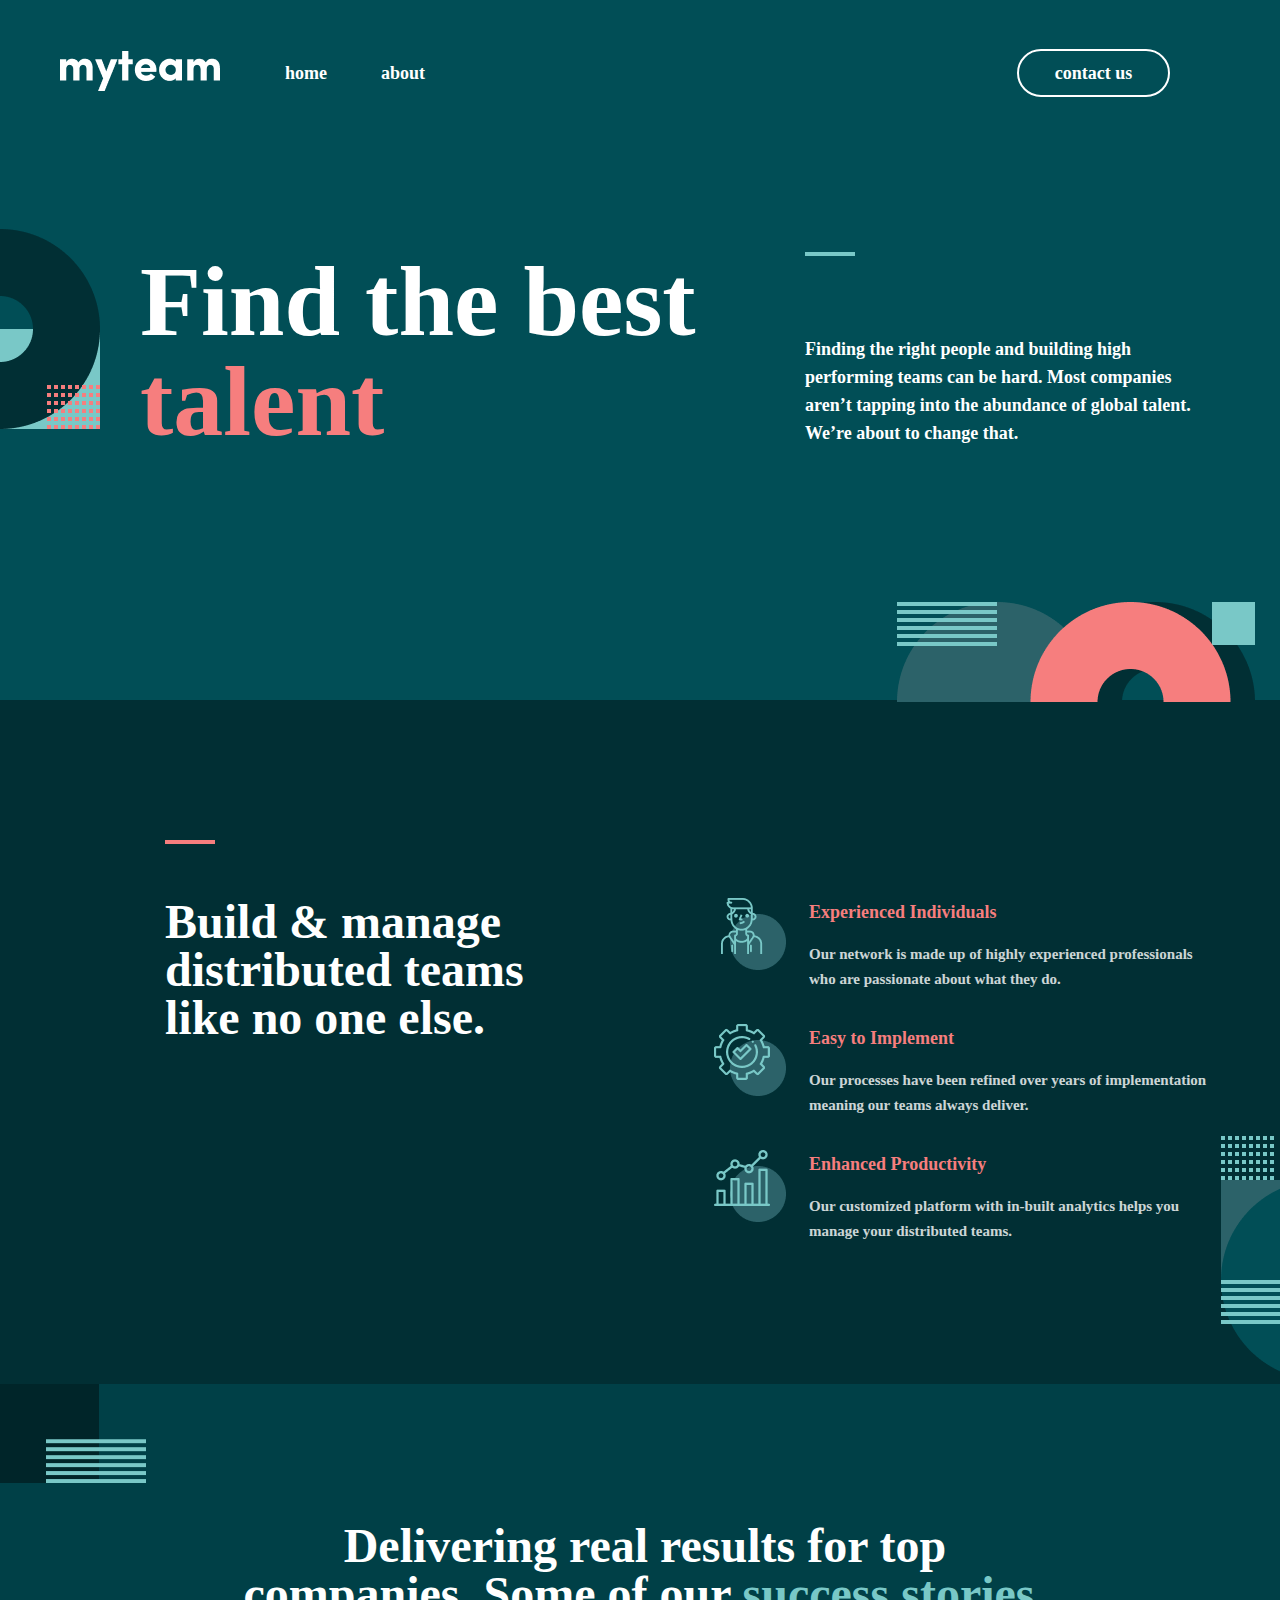
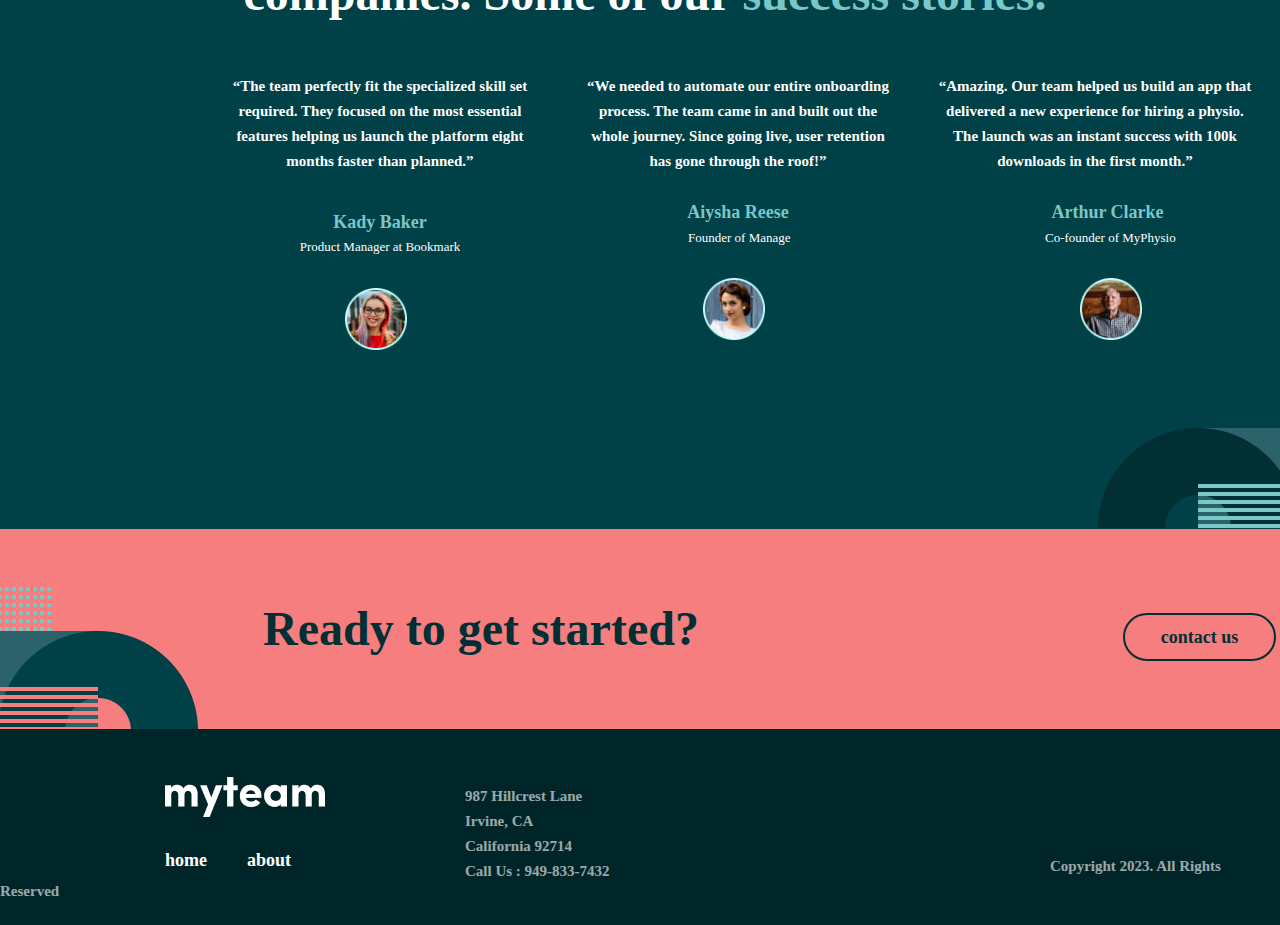
<file: 11/index.html>
<!DOCTYPE html>
<html lang="en">
<head>
    <meta charset="UTF-8">
    <meta http-equiv="X-UA-Compatible" content="IE=edge">
    <meta name="viewport" content="width=device-width, initial-scale=1.0">
    <title>myteam - Home</title>
    <link rel="stylesheet" href="./css/style.css">
    <!-- font awesome -->
    <link rel="stylesheet" href="https://cdnjs.cloudflare.com/ajax/libs/font-awesome/6.2.1/css/all.min.css" integrity="sha512-MV7K8+y+gLIBoVD59lQIYicR65iaqukzvf/nwasF0nqhPay5w/9lJmVM2hMDcnK1OnMGCdVK+iQrJ7lzPJQd1w==" crossorigin="anonymous" referrerpolicy="no-referrer" />
</head>
<body>
    <!-- header section -->
    <header class="header">
        <div class="container">
            <nav class="navbar" id="navbar">
                <div class="logo">
                    <img src="./image/myteam-logo.png" alt="">
                </div>

                <ul class="navbar_list">
                    <li class="navbar_list_item">
                        <a href="#">
                            home
                        </a>
                    </li>

                    <li class="navbar_list_item">
                        <a href="./about.html">
                            about
                        </a>
                    </li>
                </ul>

                <a href="./contact.html" class="navbar_button">contact us</a>
                
                <img class="navbar_menu_btn" src="./image/menu-btn.png" alt="">
                
                <div class="navbar_menu" id="navbar_menu">
                    <div class="navbar_menu_image">
                        <img src="./image/navbar_menu_image.png" alt="">
                    </div>
        
                    <ul class="navbar_menu_list">
                        <li class="navbar_menu_list_item">
                            <a href="#">
                                home
                            </a>
                        </li>
        
                        <li class="navbar_menu_list_item">
                            <a href="./about.html">
                                about
                            </a>
                        </li>
                    </ul>
                    
                    <button class="navbar_menu_btn2">contact us</button>
                    
                    <div class="navbar_menu_left"></div>
                </div>        
            </nav>
        </div>
        
        <!-- home section -->
        <section class="home">
            <div class="container">
                <div class="home_left_image"></div>
                
                <div class="home-content">
                    <div class="home_left">
                        <h2>Find the best <span>talent</span></h2>
                    </div>
                    
                    <div class="home_right">
                        <div class="home_line"></div>
                        <p>Finding the right people and building high <br> performing teams can be hard. Most companies <br> aren’t tapping into the abundance of global talent. <br> We’re about to change that.</p>
                    </div>
                </div>
                
                <div class="home_right_image"></div>
            </div>
        </section>
    </header>

    <!-- about section -->
    <section class="about">
        <div class="about-content">
            <div class="about_left">
                <div class="about_line"></div>
                <h2>Build & manage <br> distributed teams <br> like no one else.</h2>
            </div>

            <div class="about_right">
                <div class="about_card">
                    <div class="about_card_item">
                        <img src="./image/about_image1.png" alt="">
                        
                        <div class="about_card_title">
                            <h2>Experienced Individuals</h2>
                            <p>Our network is made up of highly experienced professionals <br> who are passionate about what they do.</p>
                        </div>
                    </div>

                    <div class="about_card_item">
                        <img src="./image/about_image2.png" alt="">
                        
                        <div class="about_card_title">
                            <h2>Easy to Implement</h2>
                            <p>Our processes have been refined over years of implementation <br> meaning our teams always deliver.</p>
                        </div>
                    </div>

                    <div class="about_card_item">
                        <img src="./image/about_image3.png" alt="">
                        
                        <div class="about_card_title">
                            <h2>Enhanced Productivity</h2>
                            <p>Our customized platform with in-built analytics helps you <br> manage your distributed teams.</p>
                        </div>
                    </div>
                </div>
            </div>
        </div>

        <div class="about_right_image"></div>
    </section>

    <!-- serices section -->
    <section class="services">
        <div class="services-content">
            <div class="services_left_image"></div>
      
            <div class="services_top">
                <h2>Delivering real results for top <br> companies. Some of our <span>success stories.</span></h2>
            </div>
            
            <div class="services_bottom">
                <div class="services_box">
                    <p>“The team perfectly fit the specialized skill set <br> required. They focused on the most essential <br> features helping us launch the platform eight <br> months faster than planned.”</p>

                    <div>
                        <h2>Kady Baker</h2>
                        <span>Product Manager at Bookmark</span>
                    </div>
                    
                    <img src="./image/servces_image1.png" alt="">
                </div>

                <div class="services_box2">
                    <p>“We needed to automate our entire onboarding <br> process. The team came in and built out the <br> whole journey. Since going live, user retention <br> has gone through the roof!”</p>

                    <div>
                        <h2>Aiysha Reese</h2>
                        <span>Founder of Manage</span>
                    </div>

                    <img src="./image/servces_image2.png" alt="">
                </div>

                <div class="services_box3">
                    <p>“Amazing. Our team helped us build an app that <br> delivered a new experience for hiring a physio. <br> The launch was an instant success with 100k <br> downloads in the first month.”</p>
                    
                    <div>
                        <h2>Arthur Clarke</h2>
                        <span>Co-founder of MyPhysio</span>
                    </div>

                    <img src="./image/servces_image3.png" alt="">
                </div>
            </div>

            <div class="services_right_image"></div>
        </div>   
    </section>

    <!-- footer section -->
    <footer class="footer">
        <div class="footer-content">
            <div class="footer_top">
                <h2>Ready to get started?</h2>
                <a href="./contact.html" class="footer_btn" target="_blank">contact us</a>
                <div class="footer_left_image"></div>
            </div>

            <div class="footer_bottom">
                <div class="footer_b_left">
                    <div class="footer_logo">
                        <img src="./image/footer_logo.png" alt="">
                    </div>

                    <ul class="footer_list">
                        <li class="footer_list_item">
                            home
                        </li>

                        <li class="footer_list_item">
                            about
                        </li>
                    </ul>

                    <p>987  Hillcrest Lane <br> Irvine, CA <br> California 92714 <br> Call Us : 949-833-7432</p>
                </div>

                <div class="footer_b_right">
                    <div class="footer_icon1">
                        <a href="https://github.com/suhrob008/" target="_blank">
                            <i class="fa-brands fa-github"></i>
                        </a>
                    </div>

                    <div class="footer_icon1">
                        <a href="https://www.youtube.com/@itech_1/videos" target="_blank">
                            <i class="fa-brands fa-youtube"></i>
                        </a>
                    </div>

                    <div class="footer_icon1">
                        <a href="https://t.me/web_dewelopers_full" target="_blank">
                            <i class="fa-brands fa-telegram"></i>
                        </a>
                    </div>
                </div>

                <span>Copyright 2023. All Rights Reserved</span>
            </div>
        </div>
    </footer>

    <!-- JavaScirpt code menu -->
    <script src="./js/main.js"></script>
</body>
</html>
</file>
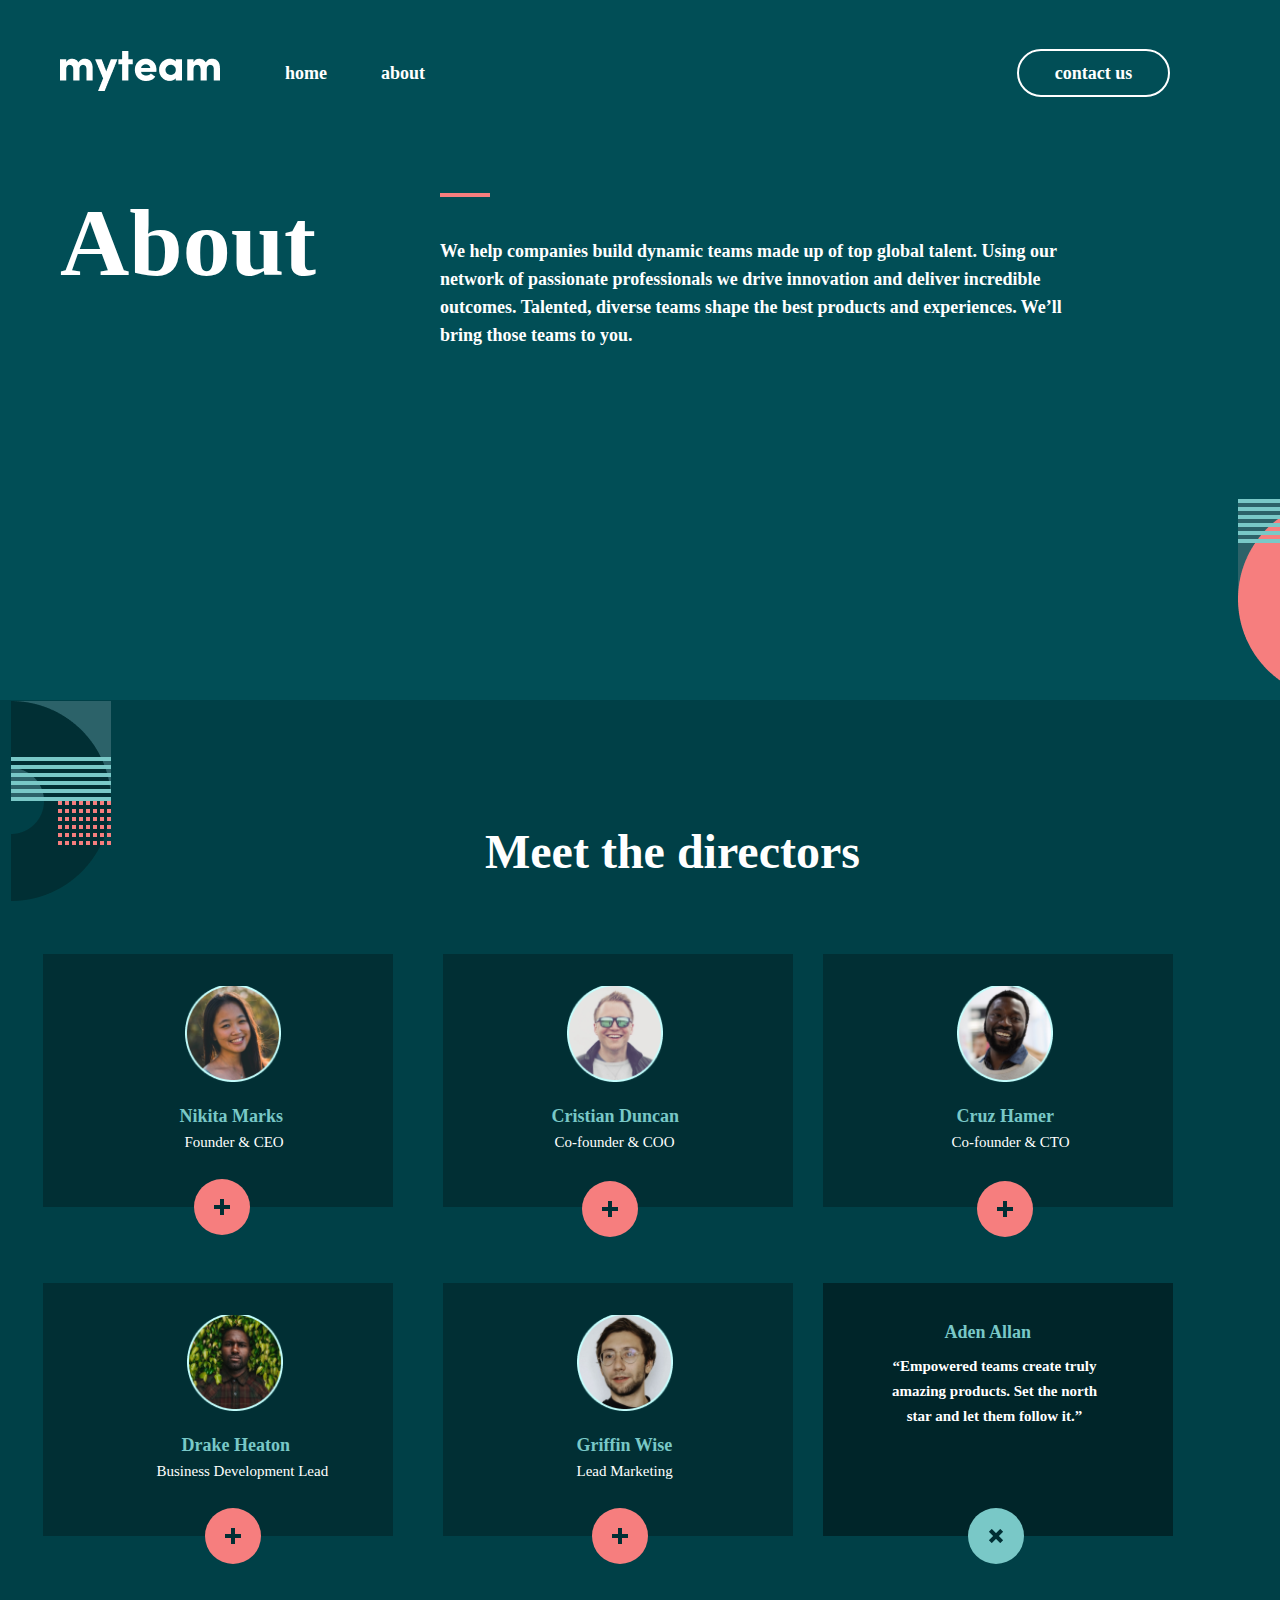
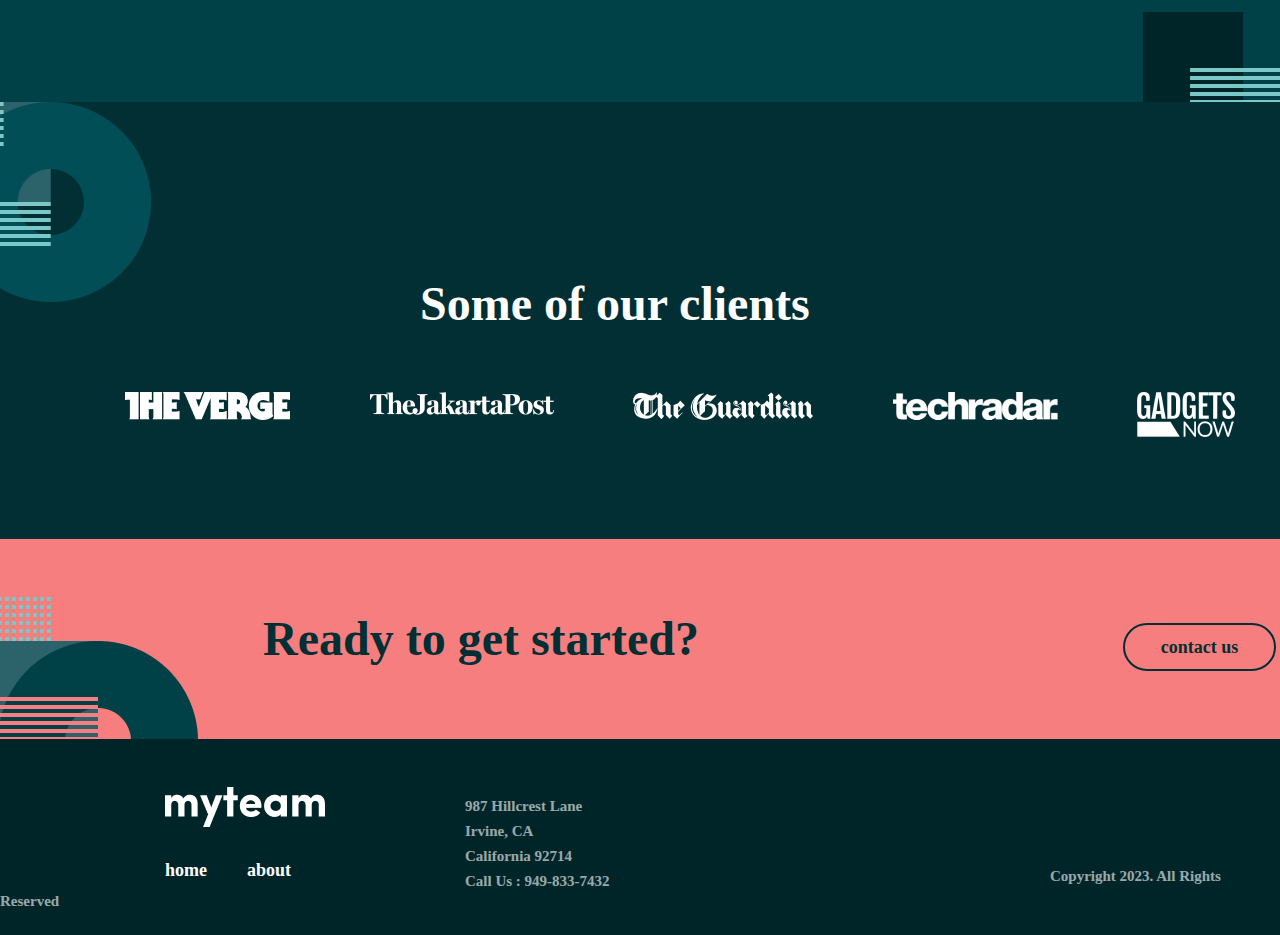
<file: 11/about.html>
<!DOCTYPE html>
<html lang="en">
<head>
    <meta charset="UTF-8">
    <meta http-equiv="X-UA-Compatible" content="IE=edge">
    <meta name="viewport" content="width=device-width, initial-scale=1.0">
    <title>myteam - About Me</title>
    <link rel="stylesheet" href="./css/style.css">
    <link rel="stylesheet" href="./css/about.css">
    <!-- font awesome -->
    <link rel="stylesheet" href="https://cdnjs.cloudflare.com/ajax/libs/font-awesome/6.2.1/css/all.min.css" integrity="sha512-MV7K8+y+gLIBoVD59lQIYicR65iaqukzvf/nwasF0nqhPay5w/9lJmVM2hMDcnK1OnMGCdVK+iQrJ7lzPJQd1w==" crossorigin="anonymous" referrerpolicy="no-referrer" />
</head>
<body>
    <!-- header section -->
    <header class="header">
        <div class="container">
            <nav class="navbar" id="navbar">
                <div class="logo">
                    <img src="./image/myteam-logo.png" alt="">
                </div>

                <ul class="navbar_list">
                    <li class="navbar_list_item">
                        <a href="./index.html">
                            home
                        </a>
                    </li>

                    <li class="navbar_list_item">
                        <a href="#">
                            about
                        </a>
                    </li>
                </ul>

                <a href="./contact.html" class="navbar_button">contact us</a>
                
                <img class="navbar_menu_btn" src="./image/menu-btn.png" alt="">
                
                <div class="navbar_menu" id="navbar_menu">
                    <div class="navbar_menu_image">
                        <img src="./image/navbar_menu_image.png" alt="">
                    </div>
        
                    <ul class="navbar_menu_list">
                        <li class="navbar_menu_list_item">
                            <a href="./index.html">
                                home
                            </a>
                        </li>
        
                        <li class="navbar_menu_list_item">
                            <a href="#">
                                about
                            </a>
                        </li>
                    </ul>
                    
                    <button class="navbar_menu_btn2">contact us</button>
                
                    <div class="navbar_menu_left"></div>
                </div>
            </nav>
        </div>
   
        <!-- about me section -->
        <section class="about_me">
            <div class="container">
                <div class="about_me_content">
                    <div class="about_me_left">
                         <h2>About</h2>
                    </div>
     
                    <div class="about_me_right">
                        <div class="about_me_line"></div>
                        <p>We help companies build dynamic teams made up of top global talent. Using our <br> network of passionate professionals we drive innovation and deliver incredible <br> outcomes. Talented, diverse teams shape the best products and experiences. We’ll <br> bring those teams to you.</p>
                    </div>
                </div>
            </div>

            <div class="about_me_right_image"></div>
        </section>
    </header>

    <!-- directors section -->
    <section class="directors">
        <div class="directors_left_image"></div>

        <div class="container">
            <div class="directors_content">
                <div class="directors_top">
                    <h2>Meet the directors</h2>
                </div>

                <div class="directors_bottom">
                    <div class="directors_card">
                        <div class="directors_card_item">
                            <div class="directors_card_item_top">
                                <img src="./image/directors_image1.png" alt="">
                                
                                <div class="directors_card_item_top_title">
                                    <h2>Nikita Marks</h2>
                                    <span>Founder & CEO</span>
                                </div>
                            </div>
                            
                            <div class="directors_card_item_bottom">
                                <div>
                                    <img src="./image/directors_card_item_bottom_image.png" alt="">
                                </div>
                            </div>
                        </div>

                        <div class="directors_card_item2">
                            <div class="directors_card_item_top2">
                                <img src="./image/directors_image2.png" alt="">
                                
                                <div class="directors_card_item_top_title2">
                                    <h2>Cristian Duncan</h2>
                                    <span>Co-founder & COO</span>
                                </div>
                            </div>
                            
                            <div class="directors_card_item_bottom2">
                                <div>
                                    <img src="./image/directors_card_item_bottom_image.png" alt="">
                                </div>
                            </div>
                        </div>

                        <div class="directors_card_item3">
                            <div class="directors_card_item_top3">
                                <img src="./image/directors_image3.png" alt="">
                                
                                <div class="directors_card_item_top_title3">
                                    <h2>Cruz Hamer</h2>
                                    <span>Co-founder & CTO</span>
                                </div>
                            </div>
                            
                            <div class="directors_card_item_bottom3">
                                <div>
                                    <img src="./image/directors_card_item_bottom_image.png" alt="">
                                </div>
                            </div>
                        </div>
                    </div>
                    
                    <div class="directors_card2">
                        <div class="directors_card_item4">
                            <div class="directors_card_item_top4">
                                <img src="./image/directors_image4.png" alt="">
                                
                                <div class="directors_card_item_top_title4">
                                    <h2>Drake Heaton</h2>
                                    <span>Business Development Lead</span>
                                </div>
                            </div>
                            
                            <div class="directors_card_item_bottom4">
                                <div>
                                    <img src="./image/directors_card_item_bottom_image.png" alt="">
                                </div>
                            </div>
                        </div>
                    
                        <div class="directors_card_item5">
                            <div class="directors_card_item_top5">
                                <img src="./image/directors_image5.png" alt="">
                                
                                <div class="directors_card_item_top_title5">
                                    <h2>Griffin Wise</h2>
                                    <span>Lead Marketing</span>
                                </div>
                            </div>
                            
                            <div class="directors_card_item_bottom5">
                                <div>
                                    <img src="./image/directors_card_item_bottom_image.png" alt="">
                                </div>
                            </div>
                        </div>

                        <div class="directors_card_item6">
                            <div class="directors_card_item_top6">
                                <h2>Aden Allan</h2>
                                <p>“Empowered teams create truly <br> amazing products. Set the north <br> star and let them follow it.”</p>
                                
                                <div>
                                    <i class="fa-brands fa-twitter"></i>
                                    <i class="fa-brands fa-linkedin"></i>
                                </div>
                            </div>

                            <div class="directors_card_item_bottom6">
                                <div>
                                    <img src="./image/directors_card_item_bottom_image2.png" alt="">
                                </div>
                            </div>
                        </div>
                    </div>
                </div>
            </div>
        </div>

        <div class="directors_right_image"></div>
    </section>

    <!-- clients secton -->
    <section class="clients">
        <div class="container">
            <div class="clients_left_image"></div>
            
            <div class="clients_content">
                <div class="clients_top">
                    <h2>Some of our clients</h2>
                </div>

                <div class="clients_bottom">
                    <div class="clients_box1">
                        <img src="./image/clients_image1.png" alt="">
                    </div>

                    <div class="clients_box2">
                        <img src="./image/clients_image2.png" alt="">
                    </div>
                
                    <div class="clients_box3">
                        <img src="./image/clients_image3.png" alt="">
                    </div>

                    <div class="clients_box4">
                        <img src="./image/clients_image4.png" alt="">
                    </div>

                    <div class="clients_box5">
                        <img src="./image/clients_image5.png" alt="">
                    </div>
                </div>
            </div>
        </div>
    </section>

    <!-- footer section -->
    <footer class="footer">
        <div class="footer-content">
            <div class="footer_top">
                <h2>Ready to get started?</h2>
                <a href="./contact.html" class="footer_btn" target="_blank">contact us</a>
                <div class="footer_left_image"></div>
            </div>

            <div class="footer_bottom">
                <div class="footer_b_left">
                    <div class="footer_logo">
                        <img src="./image/footer_logo.png" alt="">
                    </div>

                    <ul class="footer_list">
                        <li class="footer_list_item">
                            home
                        </li>

                        <li class="footer_list_item">
                            about
                        </li>
                    </ul>

                    <p>987  Hillcrest Lane <br> Irvine, CA <br> California 92714 <br> Call Us : 949-833-7432</p>
                </div>

                <div class="footer_b_right">
                    <div class="footer_icon1">
                        <a href="https://github.com/suhrob008/" target="_blank">
                            <i class="fa-brands fa-github"></i>
                        </a>
                    </div>

                    <div class="footer_icon1">
                        <a href="https://www.youtube.com/@itech_1/videos" target="_blank">
                            <i class="fa-brands fa-youtube"></i>
                        </a>
                    </div>

                    <div class="footer_icon1">
                        <a href="https://t.me/web_dewelopers_full" target="_blank">
                            <i class="fa-brands fa-telegram"></i>
                        </a>
                    </div>
                </div>

                <span>Copyright 2023. All Rights Reserved</span>
            </div>
        </div>
    </footer>

    <!-- JavaScirpt code menu -->
    <script src="./js/main.js"></script>
</body>
</html>
</file>
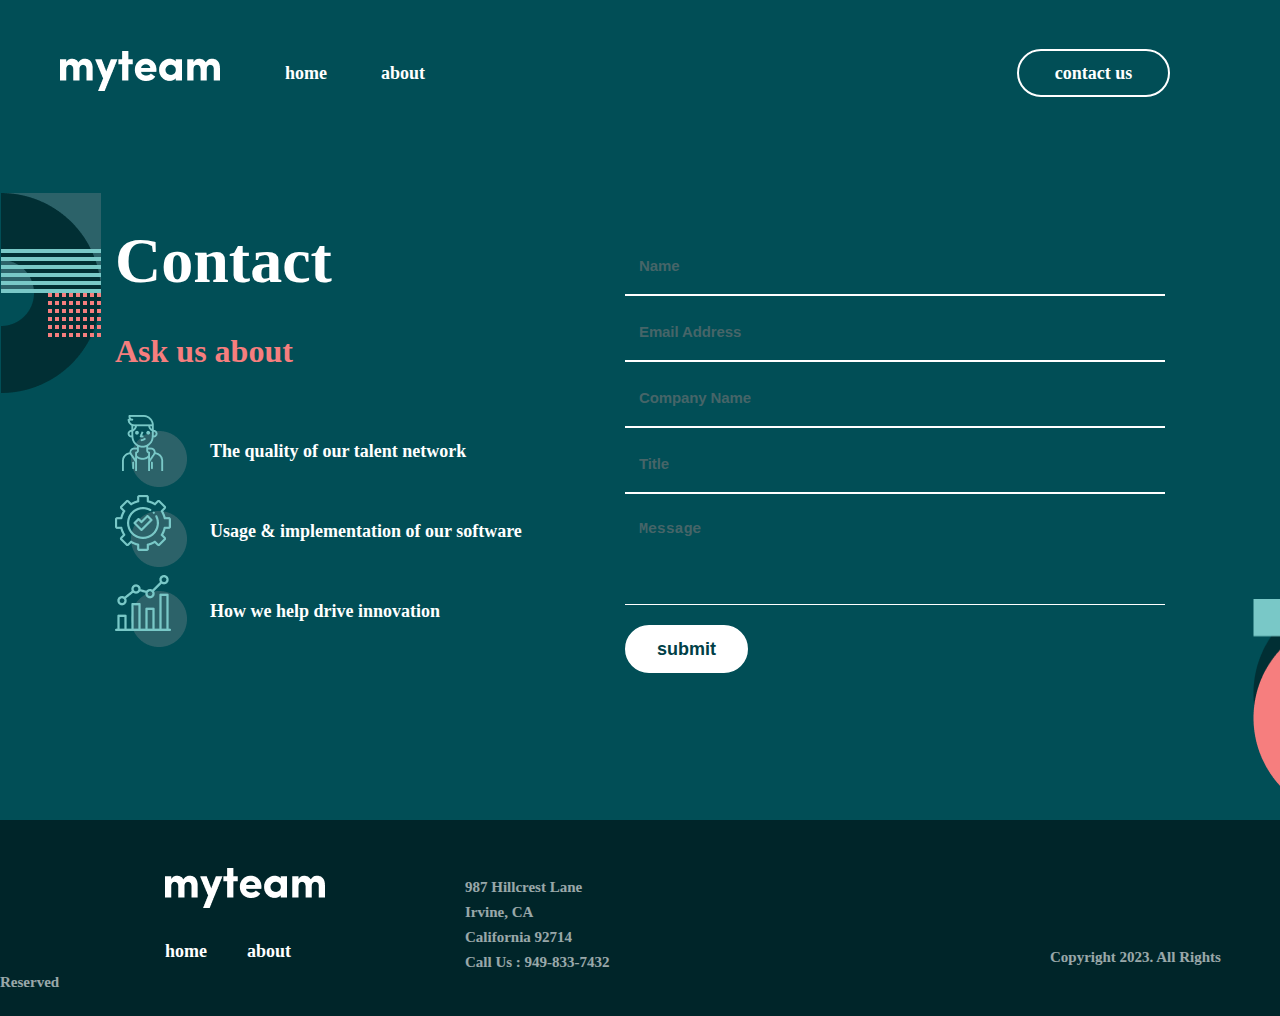
<file: 11/contact.html>
<!DOCTYPE html>
<html lang="en">
<head>
    <meta charset="UTF-8">
    <meta http-equiv="X-UA-Compatible" content="IE=edge">
    <meta name="viewport" content="width=device-width, initial-scale=1.0">
    <title>myteam - Contact Us</title>
    <link rel="stylesheet" href="./css/style.css">
    <link rel="stylesheet" href="./css/contact.css">
    <!-- font awesome -->
    <link rel="stylesheet" href="https://cdnjs.cloudflare.com/ajax/libs/font-awesome/6.2.1/css/all.min.css" integrity="sha512-MV7K8+y+gLIBoVD59lQIYicR65iaqukzvf/nwasF0nqhPay5w/9lJmVM2hMDcnK1OnMGCdVK+iQrJ7lzPJQd1w==" crossorigin="anonymous" referrerpolicy="no-referrer" />
</head>
<body>
    <!-- header section -->
    <header class="header">
        <div class="container">
            <nav class="navbar" id="navbar">
                <div class="logo">
                    <img src="./image/myteam-logo.png" alt="">
                </div>

                <ul class="navbar_list">
                    <li class="navbar_list_item">
                        <a href="./index.html">
                            home
                        </a>
                    </li>

                    <li class="navbar_list_item">
                        <a href="./about.html">
                            about
                        </a>
                    </li>
                </ul>

                <a href="#" class="navbar_button">contact us</a>
                
                <img class="navbar_menu_btn" src="./image/menu-btn.png" alt="">
                
                <div class="navbar_menu" id="navbar_menu">
                    <div class="navbar_menu_image">
                        <img src="./image/navbar_menu_image.png" alt="">
                    </div>
        
                    <ul class="navbar_menu_list">
                        <li class="navbar_menu_list_item">
                            <a href="./index.html">
                                home
                            </a>
                        </li>
        
                        <li class="navbar_menu_list_item">
                            <a href="./about.html">
                                about
                            </a>
                        </li>
                    </ul>
                    
                    <button class="navbar_menu_btn2">contact us</button>
                
                    <div class="navbar_menu_left"></div>
                </div>
            </nav>
        </div>
   
        <!-- contact section -->
        <section class="contact">
            <div class="contact_left_image"></div>

            <div class="container">
                <div class="contact_content">
                    <div class="contact_left">
                        <h2>Contact</h2>

                        <div class="contact_left_bottom">
                            <h3>Ask us about</h3>

                            <div class="contact_boxs">
                                <div class="contact_box1">
                                    <img src="./image/contact_image1.png" alt="">
                                    
                                    <div class="contact_box_title">
                                        <p>The quality of our talent network</p>
                                    </div>
                                </div>

                                <div class="contact_box1">
                                    <img src="./image/contact_image2.png" alt="">
                                    
                                    <div class="contact_box_title">
                                        <p>Usage & implementation of our software</p>
                                    </div>
                                </div>

                                <div class="contact_box1">
                                    <img src="./image/contact_image3.png" alt="">
                                    
                                    <div class="contact_box_title">
                                        <p>How we help drive innovation</p>
                                    </div>
                                </div>
                            </div>
                        </div>
                    </div>

                    <div class="contact_right">
                        <div class="contact_right_top">
                            <div class="contact_right_input">
                                <input type="text" placeholder="Name">

                                <span></span>
                            </div>

                            <div class="contact_right_input red_input">
                                <input type="text" placeholder="Email Address">

                                <span></span>
                            </div>

                            <div class="contact_right_input">
                                <input type="text" placeholder="Company Name">

                                <span></span>
                            </div>

                            <div class="contact_right_input red_input">
                                <input type="text" placeholder="Title">

                                <span></span>
                            </div>

                            <div class="contact_right_textarea">
                                <textarea placeholder="Message"></textarea>
                                <span></span>
                            </div>
                        </div>

                        <div class="contact_right_bottom">
                            <button class="contact_right_btn">submit</button>
                        </div>
                    </div>
                </div>
            </div>

            <div class="contact_right_image"></div>
        </section>
    </header>

    <!-- footer section -->
    <footer class="footer">
        <div class="footer-content">
            <div class="footer_bottom">
                <div class="footer_b_left">
                    <div class="footer_logo">
                        <img src="./image/footer_logo.png" alt="">
                    </div>

                    <ul class="footer_list">
                        <li class="footer_list_item">
                            home
                        </li>

                        <li class="footer_list_item">
                            about
                        </li>
                    </ul>

                    <p>987  Hillcrest Lane <br> Irvine, CA <br> California 92714 <br> Call Us : 949-833-7432</p>
                </div>

                <div class="footer_b_right">
                    <div class="footer_icon1">
                        <a href="https://github.com/suhrob008/" target="_blank">
                            <i class="fa-brands fa-github"></i>
                        </a>
                    </div>

                    <div class="footer_icon1">
                        <a href="https://www.youtube.com/@itech_1/videos" target="_blank">
                            <i class="fa-brands fa-youtube"></i>
                        </a>
                    </div>

                    <div class="footer_icon1">
                        <a href="https://t.me/web_dewelopers_full" target="_blank">
                            <i class="fa-brands fa-telegram"></i>
                        </a>
                    </div>
                </div>

                <span>Copyright 2023. All Rights Reserved</span>
            </div>
        </div>
    </footer>

    <!-- JavaScirpt code menu -->
    <script src="./js/main.js"></script>
</body>
</html>
</file>
<file: 11/css/style.css>
* {
    margin: 0;
    padding: 0;
    box-sizing: border-box;
}

li {
    list-style: none;
}

a {
    text-decoration: none;
}

html {
    scroll-behavior: smooth;
}

body {
    height: 2523px;
    background: #FFFFFF;
}

.container {
    width: 1200px;
    margin: auto;
    padding-left: 20px;
    padding-right: 20px;
}

/* header section style */
.header {
    width: 100%;
    height: 700px;
    background: #014E56;
}

.active {
    display: block !important;
}

.navbar {
    width: 1110px;
    height: 48px;
    display: flex;
    align-items: center;
    justify-content: space-between;
    padding-top: 73px;
}

.navbar_menu_left {
    display: none;
}

.logo img {
    width: 160px;
    height: 40px;
    cursor: pointer;
}

.navbar_list {
    width: 140px;
    height: 28px;
    display: flex;
    justify-content: space-between;
    margin-right: 577px;
    margin-left: 50px;
}

.navbar_list_item a {
    height: 28px;
    font-style: normal;
    font-weight: 600;
    font-size: 18px;
    line-height: 28px;
    color: #FFFFFF;
}

.navbar_list_item a:hover {
    height: 28px;
    font-style: normal;
    font-weight: 600;
    font-size: 18px;
    line-height: 28px;
    color: #F67E7E;
    transition: all 0.3s ease-in;
}

.navbar_button {
    width: 153px;
    height: 48px;
    border: 2px solid #FFFFFF;
    border-radius: 24px;
    background: transparent;
    font-style: normal;
    font-weight: 600;
    font-size: 18px;
    line-height: 28px;
    color: #FFFFFF;
    outline: none;
    cursor: pointer;
    display: flex;
    justify-content: center;
    align-items: center;
}

.navbar_button:hover {
    background: #FFFFFF;
    border: 2px solid #FFFFFF;
    border-radius: 24px;
    transition: all 0.5s ease-in;
    color: #002529;
}

.navbar_menu_btn {
    display: none;
    margin-top: 62px;
    margin-left: 286px;
}

.navbar_menu {
    width: 255px;
    height: 516px;
    background: #2C6269;
    display: none;
    flex-direction: column;
    margin-top: -50px;
}

.navbar_menu_image {
    padding-left: 215px;
    padding-top: 37px;
}

.navbar_menu_list {
    margin-left: 50px;
    margin-top: 42px;
}

.navbar_menu_list_item {
    margin-top: 24px;
}

.navbar_menu_list_item a {
    width: 49px;
    height: 28px;
    font-style: normal;
    font-weight: 600;
    font-size: 18px;
    line-height: 28px;
    color: #FFFFFF;
}

.navbar_menu_btn2 {
    width: 159px;
    height: 48px;
    border: 2px solid #FFFFFF;
    border-radius: 24px;
    background: transparent;
    margin-left: 48px;
    margin-top: 36px;
    font-style: normal;
    font-weight: 600;
    font-size: 18px;
    line-height: 28px;
    text-align: center;
    color: #FFFFFF;
}

/* home section style */
.home {
    margin-top: 129px;
    display: flex;
    width: 1110px;
    height: 200px;
}

.home_left_image {
    margin-left: -20px;
    height: 300px;
    background: #014E56;
    background-image: url("../image/home_left_image.png");
    background-repeat: no-repeat;
    background-position-y: calc(50% - 23px);
}

.home-content {
    margin-left: 150px;
    margin-top: -250px;
    display: flex;
}

.home_left h2 {
    width: 635px;
    height: 200px;
    font-style: normal;
    font-weight: 700;
    font-size: 100px;
    line-height: 100px;
    color: #FFFFFF;
    margin-left: -30px;
}

.home_left span {
    color: #F67E7E; 
}

.home_right {
    width: 445px;
    height: 195px;
    margin-left: 30px;
}

.home_right .home_line {
    width: 50px;
    height: 4px;
    background: #79C8C7;
    margin-bottom: 79px;
}

.home_right p {
    width: 425px;
    height: 112px;
    font-style: normal;
    font-weight: 600;
    font-size: 18px;
    line-height: 28px;
    color: #FFFFFF;
}

.home_right_image {
    height: 500px;
    display: flex;
    justify-content: space-between;
    background-image: url("../image/home_right_image.png");
    background-repeat: no-repeat;
    background-position-x: calc(57% + 330px);
    background-position-y: calc(50% + 180px);
    margin-top: -230px;
    padding-bottom: 150px;
    margin-right: -157px;
}

/* about section style */
.about {
    width: 100%;
    height: 684px;
    background: #012F34;
}

.about-content {
    padding-left: 165px;
    padding-top: 140px;
    display: flex;
}

.about_left {
    width: 445px;
    height: 202px;
}

.about_left .about_line {
    width: 50px;
    height: 4px;
    background: #F67E7E;
    margin-bottom: 54px;
}

.about_left h2 {
    width: 445px;
    height: 144px;
    font-style: normal;
    font-weight: 700;
    font-size: 48px;
    line-height: 48px;
    color: #FFFFFF;
}

.about_right {
    width: 540px;
    height: 346px;
    margin-left: 104px;
    margin-top: 58px;
}

.about_card_item {
    height: 94px;
    display: flex;
    margin-bottom: 32px;
}

.about_card_item img {
    width: 72px;
    height: 72px;
    cursor: pointer;
}

.about_card_title {
    height: 94px;
    margin-left: 23px;
}

.about_card_title h2 {
    width: 445px;
    height: 28px;
    font-style: normal;
    font-weight: 700;
    font-size: 18px;
    line-height: 28px;
    color: #F67E7E;
    margin-bottom: 16px;
}

.about_card_title p {
    width: 445px;
    height: 60px;
    font-style: normal;
    font-weight: 600;
    font-size: 15px;
    line-height: 25px;
    color: #FFFFFF;
    mix-blend-mode: normal;
    opacity: 0.8;
}

.about_right_image {
    height: 548px;
    background-image: url("../image/about_right_image.png");
    background-repeat: no-repeat;
    background-position-x: calc(40% + 80px);
    background-position-y: calc(40% + 180px);
    margin-left: 1115px;
    margin-top: -410px;
}

/* serices section style */
.services {
    width: 100%;
    height: 745px;
    background: #004047;
}

.services-content {
    height: 465px;
    padding-left: 165px;
}

.services_left_image {
    height: 248px;
    background-image: url("../image/services_left_image.png");
    background-repeat: no-repeat;
    background-position-x: calc(1% + 180px);
    background-position-y: calc(-122% + 180px);
    margin-left: -359px;
}

.services_top {
    margin-top: -110px;
}

.services_top h2 {
    height: 96px;
    font-style: normal;
    font-weight: 700;
    font-size: 48px;
    line-height: 48px;
    text-align: center;
    color: #FFFFFF;
    margin-left: -155px;
}

.services_top span {
    color: #79C8C7;
}

.services_bottom {
    height: 313px;
    margin-top: 56px;
    display: flex;
    margin-left: 40px;
}

.services_box {
    display: flex;
    flex-direction: column;
    margin-right: 120px;
    width: 350px;
}

.services_box p {
    width: 350px;
    height: 100px;
    font-style: normal;
    font-weight: 600;
    font-size: 15px;
    line-height: 25px;
    text-align: center;
    color: #FFFFFF;
}

.services_box div {
    margin-top: 34px;
    height: 48px;
}

.services_box div h2 {
    height: 28px;
    font-style: normal;
    font-weight: 700;
    font-size: 18px;
    line-height: 28px;
    text-align: center;
    color: #79C8C7;
    margin-bottom: 2px;
}

.services_box span {
    display: block;
    height: 18px;
    font-size: 13px;
    line-height: 18px;
    text-align: center;
    color: #FFFFFF;
}

.services_box img {
    margin-top: 32px;
    width: 62px;
    height: 62px;
    margin-left: 140px;
    cursor: pointer;
}

.services_box2 {
    display: flex;
    flex-direction: column;
    margin-right: 120px;
    margin-left: -112px;
}

.services_box2 p {
    height: 100px;
    font-style: normal;
    font-weight: 600;
    font-size: 15px;
    line-height: 25px;
    text-align: center;
    color: #FFFFFF;
    margin-bottom: 24px;
}

.services_box2 div {
    width: 350px;
    height: 48px;
}

.services_box2 div h2 {
    height: 28px;
    font-style: normal;
    font-weight: 700;
    font-size: 18px;
    line-height: 28px;
    text-align: center;
    color: #79C8C7;
    margin-bottom: 2px;
}

.services_box2 div span {
    height: 18px;
    font-size: 13px;
    line-height: 18px;
    text-align: center;
    color: #FFFFFF;
    margin-left: 125px;
}

.services_box2 img {
    width: 62px;
    height: 62px;
    margin-left: 140px;
    margin-top: 32px;
    cursor: pointer;
}

.services_box3 {
    display: flex;
    flex-direction: column;
    margin-right: 120px;
    margin-left: -113px;
}

.services_box3 p {
    height: 100px;
    font-style: normal;
    font-weight: 600;
    font-size: 15px;
    line-height: 25px;
    text-align: center;
    color: #FFFFFF;
    margin-bottom: 24px;
}

.services_box3 div {
    width: 350px;
    height: 48px;
}

.services_box3 div h2 {
    height: 28px;
    font-style: normal;
    font-weight: 700;
    font-size: 18px;
    line-height: 28px;
    text-align: center;
    color: #79C8C7;
    margin-bottom: 2px;
    margin-left: 25px;
}

.services_box3 div span {
    height: 18px;
    font-size: 13px;
    line-height: 18px;
    text-align: center;
    color: #FFFFFF;
    margin-left: 125px;
}

.services_box3 img {
    width: 62px;
    height: 62px;
    margin-left: 160px;
    margin-top: 32px;
    cursor: pointer;
}

.services_right_image {
    height: 248px;
    background-image: url("../image/services_right_image.png");
    background-repeat: no-repeat;
    background-position-x: calc(74% + 188px);
    background-position-y: calc(-99% + 180px);
    margin-left: 261px;   
    margin-top: 8px;
}

/* footer section style */
.footer {
    height: 396px;
}

.footer_top {
    width: 100%;
    height: 200px;
    background: #F67E7E;
    padding-left: 263px;
    padding-top: 76px;
}

.footer_top h2 {
    height: 48px;
    font-style: normal;
    font-weight: 700;
    font-size: 48px;
    line-height: 48px;
    color: #012F34;
}

.footer_btn {
    width: 153px;
    height: 48px;
    display: block;
    border: 2px solid #012F34;
    border-radius: 24px;
    background: transparent;
    margin-left: 860px;
    margin-top: -40px;
    font-style: normal;
    font-weight: 600;
    font-size: 18px;
    line-height: 28px;
    color: #012F34;
    cursor: pointer;
    display: flex;
    justify-content: center;
    align-items: center;
}

.footer_btn:hover {
    width: 153px;
    height: 48px;
    background: #012F34;
    border: 2px solid #012F34;
    border-radius: 24px;
    font-style: normal;
    font-weight: 600;
    font-size: 18px;
    line-height: 28px;
    color: #FFFFFF;
    transition: all 0.3s ease-in;
}

.footer_left_image {
    height: 250px;
    background-image: url("../image/footer_left_image.png");
    background-repeat: no-repeat;
    background-position-y: calc(-164% + 180px);
    margin-left: -265px;
    margin-top: -80px;
    display: block;
}

.footer_bottom {
    width: 100%;
    height: 196px;
    background: #002529;
}

.footer_b_left {
    width: 730px;
    height: 100px;
    padding-left: 165px;
    padding-top: 48px;
}

.footer_logo img {
    width: 160px;
    height: 40px;
    margin-bottom: 25px;
}

.footer_list {
    width: 140px;
    height: 28px;
    display: flex;
}

.footer_list_item {
    margin-right: 40px;
    height: 28px;
    font-style: normal;
    font-weight: 600;
    font-size: 18px;
    line-height: 28px;
    color: #FFFFFF;
    cursor: pointer;
}

.footer_list_item:hover {
    height: 28px;
    font-style: normal;
    font-weight: 600;
    font-size: 18px;
    line-height: 28px;
    color: #F67E7E;
    transition: all 0.4s ease-in;
}

.footer_b_left p {
    margin-left: 300px;
    margin-top: -90px;
    height: 100px;
    font-style: normal;
    font-weight: 600;
    font-size: 15px;
    line-height: 25px;
    color: #FFFFFF;
    mix-blend-mode: normal;
    opacity: 0.6;
}

.footer_b_right {
    margin-left: 1171px;
    margin-top: -50px;
    display: flex;
    width: 104px;
    height: 24px;
    margin-bottom: 51px;
}

.footer_icon1 {
    margin-right: 16px;
}

.footer_icon1 i {
    font-size: 30px;
    color: #fff;
}

.footer_icon1 i:hover {
    color: #F67E7E;
    transition: all 0.3s ease-in;
    cursor: pointer;
}

.footer_bottom span {
    margin-left: 1050px;
    height: 25px;
    font-style: normal;
    font-weight: 600;
    font-size: 15px;
    line-height: 25px;
    text-align: right;
    color: #FFFFFF;
    mix-blend-mode: normal;
    opacity: 0.6;
}

.navbar_menu{
    display: none;
}

/* mobile devise */
@media only screen and (max-width: 375px) {
    /* header section */
    .header {
        width: 100%;
        height: 657px;
    }

    .navbar {
        width: 327px;
        height: 32px;
    }

    .navbar_list {
        display: none;
    }

    .navbar_button {
        display: none;
    }
     
    .navbar_menu_btn {
        position: absolute;
        top: 0;
        left: 0;
        display: block;
        width: 20px;
        height: 17px;
    }

    .navbar_menu {
        position: fixed;
        top: 50px;
        left: 70px;
        transition: all 0.3s ease-in;
        z-index: 1;
    }

    .navbar_menu_left {
        display: block;
        height: 248px;
        background-image: url("../image/navbar_menu_left.png");
        background-repeat: no-repeat;
        margin-left: 155px;
        margin-top: 50px;
    }

    /* home secton */

    .home {
        width: 327px;
        height: 210px;
        margin-top: 350px;
    }

    .home_left_image {
        display: none;
    }

    .home-content {
        display: flex;
        flex-direction: column;
        margin-left: 0;
    }

    .home_left h2 {
        width: 327px;
        height: 80px;
        font-style: normal;
        font-weight: 700;
        font-size: 40px;
        line-height: 40px;
        text-align: center;
        color: #FFFFFF;
        margin-left: -30px;
    }

    .home_line {
        display: none;
    }

    .home_right p {
        height: 112px;
        font-style: normal;
        font-weight: 600;
        font-size: 15px;
        line-height: 28px;
        text-align: center;
        color: #FFFFFF;
        margin-top: 18px;
        margin-left: -101px;
    }

    .home_right_image {
        height: 500px;
        background-position-x: 0;
        margin-top: -272px;
        margin-right: 0;
        margin-left: -54px;
        padding-bottom: 0;
    }

    /* about section */
    .about {
        height: 1173px;
        display: flex;
        flex-direction: column;
    }

    .about-content {
        display: flex;
        flex-direction: column;
    }

    .about_left {
        margin-left: -147px;
    }

    .about_left h2 {
        width: 240px;
        height: 160px;
        font-style: normal;
        font-weight: 700;
        font-size: 22px;
        line-height: 32px;
        color: #FFFFFF;
    }

    .about_right {
        display: flex;
        flex-direction: column;
        margin-left: -150px;
    }

    .about_card_item {
        width: 327px;
        height: 199px;
        display: flex;
        flex-direction: column;
        margin-bottom: 48px;
    }

    .about_card_item img {
        margin-left: 132px;
        width: 72px;
        height: 72px;
    }

    .about_card_title {
        width: 327px;
        height: 111px;
        margin-top: 16px;
        margin-left: 0;
    }

    .about_card_title h2 {
        height: 28px;
        font-style: normal;
        font-weight: 700;
        font-size: 18px;
        line-height: 28px;
        color: #F67E7E;
        margin-left: 87px;
        margin-bottom: 8px;
    }

    .about_card_title p {
        width: 228px;
        height: 75px;
        font-style: normal;
        font-weight: 600;
        font-size: 15px;
        line-height: 25px;
        text-align: center;
        color: #FFFFFF;
        mix-blend-mode: normal;
        opacity: 0.8;
        margin-left: -10px;
        margin-left: 65px;
    }

    .about_right_image {
        height: 500px;
        margin-left: 85px;
        margin-top: -200px;
        margin-top: -920px;
    }

    /* services section */
    .services {
        height: 1410px;
        display: flex;
        flex-direction: column;
    }

    .services-content {
        width: 327px;
        height: 1106px;
    }

    .services_top h2 {
        margin-top: 40px;
        width: 327px;
        height: 128px;
        font-style: normal;
        font-weight: 700;
        font-size: 30px;
        line-height: 32px;
        text-align: center;
        color: #FFFFFF;
        margin-left: -167px;
    }

    .services_bottom {
        display: flex;
        flex-direction: column;
        width: 327px;
        height: 930px;
        margin-top: 48px;
        justify-content: center;
        align-items: center;
        margin-left: -46px;
    }

    .services_box {
        width: 327px;
        height: 278px;
        margin-bottom: 48px;
        margin-left: -132px;
    }

    .services_box p {
        height: 100px;
        font-style: normal;
        font-weight: 600;
        font-size: 15px;
        line-height: 25px;
        text-align: center;
        color: #FFFFFF;
    }

    .services_box div {
        width: 327px;
        height: 48px;
        margin-top: 16px;
    }

    .services_box div h2 {
        height: 28px;
        font-style: normal;
        font-weight: 700;
        font-size: 18px;
        line-height: 28px;
        text-align: center;
        color: #79C8C7;
        margin-bottom: 2px;
    }

    .services_box div span {
        height: 18px;
        font-size: 13px;
        line-height: 18px;
        text-align: center;
        color: #FFFFFF;
    }

    .services_box img {
        margin-left: 134px;
    }

    .services_box2 {
        width: 327px;
        height: 278px;
        margin-bottom: 84px;
    }   
    
    .services_box2 p {
        height: 100px;
        font-style: normal;
        font-weight: 600;
        font-size: 15px;
        line-height: 25px;
        text-align: center;
        color: #FFFFFF;
    }

    .services_box2 div {
        width: 327px;
        height: 48px;
        margin-top: 16px;
        margin-bottom: 16px;
    }

    .services_box2 div h2 {
        height: 28px;
        font-style: normal;
        font-weight: 700;
        font-size: 18px;
        line-height: 28px;
        text-align: center;
        color: #79C8C7;
        margin-left: -6px;
        margin-bottom: 2px;
    }

    .services_box2 div span {
        height: 18px;
        font-size: 13px;
        line-height: 18px;
        text-align: center;
        color: #FFFFFF;
        margin-left: 110px;
    }

    .services_box2 img {
        margin-left: 127px;
    }

    .services_box3 {
        width: 327px;
        height: 278px;
        margin-top: 8px;
    }
    
    .services_box3 p {
        height: 100px;
        font-style: normal;
        font-weight: 600;
        font-size: 15px;
        line-height: 25px;
        text-align: center;
        color: #FFFFFF;
    }

    .services_box3 div {
        width: 327px;
        height: 48px;
        margin-left: -23px;
    }
    
    .serivces_box3 div h2 {
        height: 28px;
        font-style: normal;
        font-weight: 700;
        font-size: 18px;
        line-height: 28px;
        text-align: center;
        color: #79C8C7;
        margin-bottom: 2px;
    }

    .serivces_box3 div p {
        height: 18px;
        font-size: 13px;
        line-height: 18px;
        text-align: center;
        color: #FFFFFF;
    }

    .services_box3 img {
        margin-left: 126px;
    }

    .services_right_image {
        display: flex;
        margin-left: -970px;
        width: 1200px;
        height: 200px;
        margin-top: -57px;
    }

    /* footer section */
    .footer {
        width: 375px;
        height: 302px;
        display: flex;
        flex-direction: column;
    }

    .footer_top {
        width: 327px;
        height: 302px;
        display: flex;
        flex-direction: column;
    }

   .footer_top h2 {
        padding-top: 33px;
        width: 284px;
        height: 64px;
        font-style: normal;
        font-weight: 700;
        font-size: 32px;
        line-height: 32px;
        text-align: center;
        color: #012F34;
        margin-top: -30px;
        margin-left: -218px;
   }

    .footer_btn {
        margin-left: -151px;
        margin-top: 54px;
    }  
    
    .footer_left_image {
        margin-top: -114px;
    }

    .footer_bottom {
        width: 327px;
        height: 432px;
        display: flex;
        flex-direction: column;
    }

    .footer_b_left {
        display: flex;
        flex-direction: column;
        margin-left: -90px;
        margin-top: 36px;
    }

    .footer_logo img {
        width: 96px;
        height: 24px;
        margin-left: 44px;
    }

    .footer_list {
        margin-top: 4px;
        width: 107px;
        height: 25px;
        margin-left: 40px;
    }

    .footer_b_left p {
        display: flex;
        flex-direction: column;
        margin-top: 24px;
        margin-left: -354px;
        height: 100px;
        font-style: normal;
        font-weight: 600;
        font-size: 15px;
        line-height: 25px;
        text-align: center;
        color: #FFFFFF;
        mix-blend-mode: normal;
        opacity: 0.6;
    }

    .footer_b_right {
        margin-left: 123px;
        margin-top: 178px;
    }

    .footer_bottom span {
        margin-top: -16px;
        margin-left: 23px;
        height: 25px;
        font-style: normal;
        font-weight: 600;
        font-size: 15px;
        line-height: 25px;
        text-align: center;
        color: #FFFFFF;
        mix-blend-mode: normal;
        opacity: 0.6;
    }
}
</file>
<file: 11/css/about.css>
* {
    margin: 0;
    padding: 0;
    box-sizing: border-box;
}

li {
    list-style: none;
}

a {
    text-decoration: none;
}

html {
    scroll-behavior: smooth;
}

body {
    height: 2352px;
}

/* about me section style */
.about_me {
    margin-top: 120px;
}

.about_me_content {
    height: 156px;
    display: flex;
}

.about_me_left {
    width: 350px;
    height: 100px;
    font-style: normal;
    font-weight: 700;
    font-size: 64px;
    line-height: 100px;
    color: #FFFFFF;
}

.about_me_right {
    width: 730px;
    height: 156px;
    margin-left: 30px;
}

.about_me_line {
    width: 50px;
    height: 4px;
    background: #F67E7E;
    margin-bottom: 40px;
}

.about_me_right p {
    height: 112px;
    font-style: normal;
    font-weight: 600;
    font-size: 18px;
    line-height: 28px;
    color: #FFFFFF;
}

.about_me_right_image {
    height: 248px;
    background-image: url("../image/about_me_right_image.png");
    background-repeat: no-repeat;
    background-position-x: calc(17% + 180px);
    background-position-y: calc(-122% + 106px);
    margin-left: 1033px;
    margin-top: 103px;
}

/* directors section style */
.directors {
    width: 100%;
    height: 1002px;
    background: #004047;
}

.directors_content {
    margin-top: -120px;
    padding-left: 165px;
}

.directors_top h2 {
    height: 48px;
    font-style: normal;
    font-weight: 700;
    font-size: 48px;
    line-height: 48px;
    margin-left: 260px;
    color: #FFFFFF;
}

.directors_bottom {
    width: 100%;
    height: 610px;
    margin-top: 64px;
    margin-left: -115px;
    display: flex;
    justify-content: center;
    align-items: center;
    flex-direction: column;
}

.directors_card {
    display: flex;
}

.directors_card_item {
    width: 350px;
    height: 253px;
    background: #012F34;
    padding-left: 114px;
    padding-top: 32px;
    margin-right: 20px;
}

.directors_card_item_top {
    width: 302px;
    height: 165px;
    margin-bottom: 28px;
}

.directors_card_item_top img {
    width: 96px;
    height: 96px;
    margin-bottom: 16px;
    margin-left: 28px;
    cursor: pointer;
}

.directors_card_item_top_title {
    width: 302px;
    height: 53px;
}

.directors_card_item_top_title h2 {
    height: 28px;
    font-style: normal;
    font-weight: 700;
    font-size: 18px;
    line-height: 28px;
    color: #79C8C7;
    margin-left: 23px;
}

.directors_card_item_top_title span {
    height: 25px;
    font-size: 15px;
    line-height: 25px;
    color: #FFFFFF;
    margin-left: 28px;
}

.directors_card_item_bottom div {
    width: 56px;
    height: 56px;
    background: #F67E7E;
    border-radius: 50%;
    margin-left: 37px;
    display: flex;
    justify-content: center;
    align-items: center;
    cursor: pointer;
}

.directors_card_item_bottom div:hover {
    background: #79C8C7;
    transition: all 0.3s ease-in;
}

.directors_card_item2 {
    width: 350px;
    height: 253px;
    background: #012F34;
    padding-left: 104px;
    padding-top: 32px;
    margin-left: 30px;
}

.directors_card_item_top2 {
    width: 302px;
    height: 165px;
}

.directors_card_item_top2 img {
    width: 96px;
    height: 96px;
    margin-bottom: 16px;
    margin-left: 20px;
    cursor: pointer;
}

.directors_card_item_top_title2 {
    width: 302px;
    height: 53px;
}

.directors_card_item_top_title2 h2 {
    height: 28px;
    font-style: normal;
    font-weight: 700;
    font-size: 18px;
    line-height: 28px;
    color: #79C8C7;
    margin-left: 5px;
}

.directors_card_item_top_title2 span {
    height: 25px;
    font-size: 15px;
    line-height: 25px;
    color: #FFFFFF;
    margin-left: 8px;
}

.directors_card_item_bottom2 div {
    width: 56px;
    height: 56px;
    background: #F67E7E;
    border-radius: 50%;
    display: flex;
    justify-content: center;
    align-items: center;
    margin-left: 35px;
    margin-top: 30px;
    cursor: pointer;
}

.directors_card_item_bottom2 div:hover {
    background: #79C8C7;
    transition: all 0.3s ease-in;   
}

.directors_card_item3 {
    width: 350px;
    height: 253px;
    background: #012F34;
    padding-left: 114px;
    padding-top: 32px;
    margin-left: 30px;
}

.directors_card_item_top3 {
    width: 302px;
    height: 165px;
}

.directors_card_item_top3 img {
    width: 96px;
    height: 96px;
    margin-bottom: 16px;
    margin-left: 20px;
}

.directors_card_item_top_title3 {
    width: 302px;
    height: 53px;
}

.directors_card_item_top_title3 h2 {
    height: 28px;
    font-style: normal;
    font-weight: 700;
    font-size: 18px;
    text-align: left;
    line-height: 28px;
    color: #79C8C7;
    margin-left: 20px;
}

.directors_card_item_top_title3 span {
    height: 25px;
    font-size: 15px;
    line-height: 25px;
    color: #FFFFFF;
    margin-left: 15px;
}

.directors_card_item_bottom3 div {
    width: 56px;
    height: 56px;
    background: #F67E7E;
    border-radius: 50%;
    display: flex;
    justify-content: center;
    align-items: center;
    margin-top: 30px;
    margin-left: 40px;
    cursor: pointer;
}

.directors_card_item_bottom3 div:hover {
    background: #79C8C7;
    transition: all 0.3s ease-in;
}

.directors_card2 {
    margin-top: 76px;
    display: flex;
}

.directors_card_item4 {
    width: 350px;
    height: 253px;
    background: #012F34;
    padding-top: 32px;
    padding-left: 114px;
}

.directors_card_item_top4 {
    width: 302px;
    height: 165px;
}

.directors_card_item_top4 img {
    width: 96px;
    height: 96px;
    margin-left: 30px;
    margin-bottom: 16px;
    cursor: pointer;
}

.directors_card_item_top_title4 {
    width: 302px;
    height: 53px;
}

.directors_card_item_top_title4 h2 {
    height: 28px;
    font-style: normal;
    font-weight: 700;
    font-size: 18px;
    line-height: 28px;
    color: #79C8C7;
    margin-left: 25px;
}

.directors_card_item_top_title4 span {
    height: 25px;
    font-size: 15px;
    line-height: 25px;
    color: #FFFFFF;
}

.directors_card_item_bottom4 div {
    width: 56px;
    height: 56px;
    background: #F67E7E;
    border-radius: 50%;
    display: flex;
    justify-content: center;
    align-items: center;
    margin-top: 28px;
    margin-left: 48px;
    cursor: pointer;
}

.directors_card_item_bottom4 div:hover {
    background: #79C8C7;
    transition: all 0.3s ease-in;   
}

.directors_card_item5 {
    width: 350px;
    height: 253px;
    background: #012F34;
    margin-left: 50px;
    padding-top: 32px;
    padding-left: 114px;
}

.directors_card_item_top5 {
    width: 302px;
    height: 165px;
}

.directors_card_item_top5 img {
    width: 96px;
    height: 96px;
    margin-bottom: 16px;
    margin-left: 20px;
    cursor: pointer;
}

.directors_card_item_top_title5 {
    width: 302px;
    height: 53px;
}

.directors_card_item_top_title5 h2 {
    height: 28px;
    font-style: normal;
    font-weight: 700;
    font-size: 18px;
    line-height: 28px;
    color: #79C8C7;
    margin-left: 20px;
}

.directors_card_item_top_title5 span {
    height: 25px;
    font-size: 15px;
    line-height: 25px;
    color: #FFFFFF;
    margin-left: 20px;
}

.directors_card_item_bottom5 div {
    width: 56px;
    height: 56px;
    background: #F67E7E;
    border-radius: 50%;
    margin-top: 28px;
    margin-left: 35px;
    display: flex;
    justify-content: center;
    align-items: center;
    cursor: pointer;
}

.directors_card_item_bottom5 div:hover {
    background: #79C8C7;
    transition: all 0.3s ease-in;   
}

.directors_card_item6 {
    width: 350px;
    height: 253px;
    background: #002529;
    margin-left: 30px;
    padding-top: 35px;
    padding-left: 58px;
}

.directors_card_item_top6 {
    width: 302px;
    height: 155px;
}

.directors_card_item_top6 h2 {
    height: 28px;
    font-style: normal;
    font-weight: 700;
    font-size: 18px;
    line-height: 28px;
    color: #79C8C7;
    margin-left: 64px;
    margin-bottom: 8px;
}

.directors_card_item_top6 p {
    height: 75px;
    font-style: normal;
    font-weight: 600;
    font-size: 15px;
    line-height: 25px;
    text-align: center;
    color: #FFFFFF;
    margin-left: -74px;
}

.directors_card_item_top6 div {
    width: 60px;
    height: 20px;
    margin-top: 24px;
    margin-left: 85px;
    display: flex;
}

.directors_card_item_top6 div i {
    width: 24px;
    height: 19.5px;
    color: #FFFFFF;
    font-size: 25px;
    margin-right: 16px;
    cursor: pointer;
}

.directors_card_item_top6 div i:hover {
    color: #F67E7E;
    transition: all 0.3s ease-in;
}

.directors_card_item_bottom6 div {
    width: 56px;
    height: 56px;
    background: #79C8C7;
    border-radius: 50%;
    display: flex;
    justify-content: center;
    align-items: center;
    margin-top: 35px;
    margin-left: 87px;
    cursor: pointer;
}

.directors_card_item_bottom6 div:hover {
    background: #F67E7E;
    transition: all 0.3s ease-in;   
}

.directors_left_image {
    height: 248px;
    background-image: url("../image/directors_left_image.png");
    background-repeat: no-repeat;
    background-position-x: calc(-15% + 188px);
    background-position-y: calc(-372% + 180px);
}

.directors_right_image {
    height: 248px;
    background-image: url("../image/directors_right_image.png");
    background-repeat: no-repeat;
    background-position-x: calc(85% + 180px);
    background-position-y: calc(-80% + 180px);
}

/* clients section style */
.clients {
    width: 100%;
    height: 437px;
    background: #012F34;
}

.clients_left_image {
    height: 248px;
    background-image: url("../image/clients_left_image.png");
    background-repeat: no-repeat;
    background-position-x: calc(-19% + 180px);
    background-position-y: calc(-375% + 180px);
    margin-left: -90px;
}

.clients_content {
    margin-top: -70px;
}

.clients_top h2 {
    height: 48px;
    font-style: normal;
    font-weight: 700;
    font-size: 48px;
    line-height: 48px;
    color: #FFFFFF;
    margin-left: 360px;
}

.clients_bottom {
    margin-left: 65px;
    display: flex;
    margin-top: 64px;
    width: 100%;
    height: 45px;
}

.clients_box1 {
    width: 165px;
    height: 28px;
    cursor: pointer;
}

.clients_box2 {
    width: 184px;
    height: 23px;
    margin-left: 80px;
    cursor: pointer;
}

.clients_box3 {
    width: 180px;
    height: 28px;
    margin-left: 79px;
    cursor: pointer;
}

.clients_box4 {
    width: 165px;
    height: 28px;
    margin-left: 80px;
    cursor: pointer;
}

.clients_box5 {
    width: 98px;
    height: 45px;
    margin-left: 79px;
    cursor: pointer;
}

/* Tablet media */
@media only screen and (max-width: 375px) {
    /* header section style */
    .header {
        width: 326px;
        height: 520px;
    }

    .about_me {
        width: 327px;
        height: 252px;
    }

    .about_me_left h2 {
        height: 40px;
        font-style: normal;
        font-weight: 700;
        font-size: 40px;
        line-height: 40px;
        text-align: center;
        color: #FFFFFF;
        margin-left: -50px;
    }

    .about_me_line {
        display: none;
    }

    .about_me_right p {
        margin-top: 46px;
        height: 196px;
        font-style: normal;
        font-weight: 600;
        font-size: 8px;
        line-height: 28px;
        text-align: center;
        color: #FFFFFF;
        margin-left: -1175px;
    }

    .about_me_right_image {
        height: 248px;
        background-image: url("../image/about_me_right_image.png");
        background-repeat: no-repeat;
        background-position-x: calc(17% + 180px);
        background-position-y: calc(-122% + 106px);
        margin-left: 9px;
        margin-top: 20px;
    }

    /* directors section */
    .directors {
        width: 329px;
        height: 2502px; 
        display: flex;
        flex-direction: column;  
    }

    .directors_left_image {
        height: 248px;
        background-image: url("../image/directors_left_image.png");
        background-repeat: no-repeat;
        background-position-x: calc(-15% + 188px);
        background-position-y: calc(-372% + 180px);
        margin-left: -130px;
    }

    .directors_content {
        margin-top: -1048px;
        display: flex;
        flex-direction: column;
    }

    .directors_top h2 {
        width: 327px;
        height: 32px;
        font-style: normal;
        font-weight: 700;
        font-size: 32px;
        line-height: 32px;
        text-align: center;
        color: #FFFFFF;
        margin-left: -177px;
    }

    .directors_bottom {
        display: flex;
        flex-direction: column;
        padding-top: 448px;
    }

    .directors_card {
        display: flex;
        flex-direction: column;
        margin-left: -775px;
        margin-top: 796px;
    }

    .directors_card_item {
        width: 297px;
        height: 253px;
        margin-left: -16px;
    }

    .directors_card_item_top {
        margin-left: -30px;
        width: 279px;
        height: 165px;
    }

    .directors_card_item_bottom {
        margin-left: -30px;
    }

    .directors_card_item2  {
        margin-top: 54px;
        width: 297px;
        height: 253px;
        margin-left: -11px;
    }

    .directors_card_item_top2 {
        margin-left: -30px;
        width: 279px;
        height: 165px;
    }

    .directors_card_item_bottom2 {
        margin-left: -30px;
    }

    .directors_card_item3 {
        width: 297px;
        height: 253px;
        margin-left: -11px;
        margin-top: 64px;
    }

    .directors_card_item_top3 {
        margin-left: -30px;
        width: 279px;
        height: 165px;
    }

    .directors_card_item_bottom3 {
        margin-left: -30px;
    }

    .directors_card2 {
        display: flex;
        flex-direction: column;
        margin-left: -702px;
    }

    .directors_card_item4 {
        width: 297px;
        height: 255px;
        margin-left: -94px;
    }

    .directors_card_item_top4 {
        margin-left: -30px;
        width: 279px;
        height: 165px;
    }

    .directors_card_item_bottom4 {
        margin-left: -30px;
    }

    .directors_card_item5 {
        width: 297px;
        height: 255px;
        margin-left: -94px;
        margin-top: 64px;
    }

    .directors_card_item_top5 {
        margin-left: -30px;
        width: 279px;
        height: 165px;
    }

    .directors_card_item_bottom5 {
        margin-left: -30px;
    }

    .directors_card_item6 {
        width: 297px;
        height: 253px;
        margin-top: 54px;
        margin-left: -94px;
    }

    .directors_right_image {
        height: 248px;
        background-image: url("../image/directors_right_image.png");
        background-repeat: no-repeat;
        background-position-x: calc(1% + 180px);
        background-position-y: calc(-21% + 180px);
    }

    /* clients section */
    .clients {
        width: 329px;
        height: 623px;
        display: flex;
        flex-direction: column;
    }

    .clients_left_image {
        height: 248px;
        background-image: url("../image/clients_left_image.png");
        background-repeat: no-repeat;
        background-position-x: calc(-20% + 180px);
        background-position-y: calc(-375% + 89px);
        margin-top: 1px;       
    }

    .clients_content {
        width: 327px;
        height: 456px;
        display: flex;
        flex-direction: column;
    }

    .clients_top {
        display: flex;
        flex-direction: column;
        margin-top: -66px;
    }

    .clients_top h2 {
        height: 32px;
        font-style: normal;
        font-weight: 700;
        font-size: 32px;
        line-height: 32px;
        text-align: center;
        color: #FFFFFF;
        margin-left: -20px;
    }

    .clients_bottom {
        display: flex;
        flex-direction: column;
        justify-content: center;
        align-items: center;
        margin-top: 60px;
        width: 162.21px;
        height: 360px;
        margin-left: 8px;
    }

    .clients_box1 {
        width: 100px;
        height: 100px;
        margin-left: 62px;
    }

    .clients_box2 {
        width: 100px;
        height: 100px;
    }

    .clients_box3 {
        width: 100px;
        height: 100px;
    }

    .clients_box4 {
        width: 100px;
        height: 100px;
    }

    .clients_box5 {
        width: 100px;
        height: 100px;
    }
}
</file>
<file: 11/css/contact.css>
* {
    margin: 0;
    padding: 0;
    box-sizing: border-box;
}

li {
    list-style: none;
}

a {
    text-decoration: none;
}

html {
    scroll-behavior: smooth;
}

body {
    height: 585px;
}

/* contact section style */
.contact {
    margin-top: 120px;
    height: 729px;
    background: #014E56;
}

.contact_content {
    display: flex;
    margin-top: -230px;
    margin-left: 55px;
}

.contact_left h2 {
    width: 350px;
    height: 100px;
    font-style: normal;
    font-weight: 700;
    font-size: 64px;
    line-height: 100px;
    color: #FFFFFF;
    margin-bottom: 16px;
}

.contact_left_bottom {
    width: 540px;
    height: 312px;
}

.contact_left_bottom h3 {
    width: 540px;
    height: 48px;
    font-style: normal;
    font-weight: 700;
    font-size: 32px;
    line-height: 48px;
    color: #F67E7E;
}

.contact_boxs {
    width: 540px;
    height: 232px;
    margin-top: 32px;
    display: flex;
    flex-direction: column;
}

.contact_box1 {
    width: 540px;
    height: 72px;
    display: flex;
    justify-content: center;
    align-items: center;
    margin-top: 8px;
}

.contact_box1 img {
    width: 72px;
    height: 72px;
    cursor: pointer;
}

.contact_box_title {
    width: 445px;
    height: 28px;
    margin-left: 23px;
}

.contact_box_title p {
    height: 28px;
    font-style: normal;
    font-weight: 700;
    font-size: 18px;
    line-height: 28px;
    color: #FFFFFF;
}

.contact_right {
    width: 540px;
    height: 348px;
    margin-left: -30px;
    margin-top: 42px;
}

.contact_right_top {
    width: 540px;
    height: 348px;
}

.contact_right_input {
    width: 540px;
    height: 42px;
    margin-bottom: 24px;
}

.contact_right_input input {
    width: 100%;
    height: 25px;
    font-style: normal;
    font-weight: 600;
    font-size: 15px;
    line-height: 25px;
    letter-spacing: -0.115385px;
    color: #FFFFFF;
    mix-blend-mode: normal;
    opacity: 0.6;
    background: transparent;
    border: none;
    outline: none;
    padding-left: 14px;
    position: relative;
}

.contact_right_input input:focus + span {
    border-bottom: 3px solid #79C8C7;
    transition: all .2s ease;
}

.red_input input:focus + span {
    border-bottom: 3px solid #F67E7E;
    transition: all .2s ease;
}

.red_input input:focus {
    height: 25px;
    font-style: normal;
    font-weight: 600;
    font-size: 15px;
    line-height: 25px;
    letter-spacing: -0.115385px;
    color: #F67E7E;
    mix-blend-mode: normal;
    opacity: 0.6;
}

.contact_right_input span {
    width: 540px;
    height: 1px;
    border-bottom: 2px solid #FFFFFF;
    display: inline-block;
    margin-top: 16px;
}

.contact_right_textarea {
    width: 540px;
    height: 84px;
    margin-top: 24px;
}

.contact_right_textarea textarea {
    width: 100%;
    height: 25px;
    font-style: normal;
    font-weight: 600;
    font-size: 15px;
    line-height: 25px;
    letter-spacing: -0.115385px;
    color: #FFFFFF;
    mix-blend-mode: normal;
    opacity: 0.6;
    background: transparent;
    border: none;
    outline: none;
    resize: none;
    padding-left: 14px;
}

.contact_right_textarea span {
    width: 540px;
    height: 1px;
    border-bottom: 1px solid #FFFFFF;
    display: inline-block;
    margin-top: 58px;
}

.contact_right_bottom {
    width: 123px;
    height: 48px;
    margin-top: 24px;
}

.contact_right_btn {
    width: 123px;
    height: 48px;
    background: #FFFFFF;
    border: 2px solid #FFFFFF;
    border-radius: 24px;
    font-style: normal;
    font-weight: 600;
    font-size: 18px;
    line-height: 28px;
    color: #004047;
    outline: none;
    cursor: pointer;
}

.contact_left_image {
    height: 248px;
    background-image: url("../image/contact_left_image.png");
    background-repeat: no-repeat;
    background-position-x: calc(-7% + 180px);
    background-position-y: calc(-375% + 180px);
    margin-left: -90px;
}

.contact_right_image {
    height: 248px;
    background-image: url("../image/contact_right_image.png");
    background-repeat: no-repeat;
    background-position-x: calc(-6% + 180px);
    background-position-y: calc(-847% + 180px);
    margin-left: 1079px;
    margin-top: -40px;
}

/* footer secton style */
.footer {
    height: 187px;
    margin-top: 120px;
}

/* Tablet media */
@media only screen and (max-width: 375px) {
    body {
        width: 375px;
        height: 1132px;
    }
    
    .header {
        width: 100%;
        height: 1368px;
    }

    .navbar_menu_btn {
        margin-left: 330px;
    }

    .navbar_menu {
        margin-left: 50px;
    }

    /* contact section */
    .contact {
        margin-top: 350px;    
    }
    
    .contact_left_image {
        display: none;
    }

    .contact_content {
        display: flex;
        flex-direction: column;
    }

    .contact_left h2 {
        width: 327px;
        height: 40px;
        font-style: normal;
        font-weight: 700;
        font-size: 40px;
        line-height: 40px;
        text-align: center;
        color: #FFFFFF;
        margin-left: -121px;
    }

    .contact_left_bottom {
        margin-left: -17px;
    }

    .contact_left_bottom h3 {
        height: 48px;
        font-style: normal;
        font-weight: 700;
        font-size: 32px;
        line-height: 48px;
        text-align: center;
        color: #F67E7E;
        margin-left: -189px;
    }

    .contact_boxs {
        display: flex;
        flex-direction: column;
        width: 327px;
        height: 264px;
        margin-left: -21px;
    }

    .contact_box1 {
        width: 327px;
        height: 72px;
        display: flex;
    }

    .contact_box_title p {
        height: 56px;
        font-style: normal;
        font-weight: 700;
        font-size: 18px;
        line-height: 28px;
        color: #FFFFFF;
    }

    .contact_box1 {
        width: 327px;
        height: 72px;
        display: flex;
    }
    
    .contact_box_title p {
        height: 56px;
        font-style: normal;
        font-weight: 700;
        font-size: 19px;
        line-height: 28px;
        color: #FFFFFF;
    }

    .contact_right {
        width: 327px;
        height: 420px;
        margin-top: 164px;
    }

    .contact_right_top {
        margin-left: -25px;
    }

    .contact_right_input {
        width: 325px;
        height: 42px;
    }

    .contact_right_input span {
        width: 325px;
        height: 1px;
        border-bottom: 1px solid #FFFFFF;
    }

    .contact_right_textarea span {
        width: 325px;
        height: 1px;
        border-bottom: 1px solid #FFFFFF
    }

    .contact_right_bottom {
        margin-left: -32px;
        margin-top: 24px;
    }

    .contact_right_image {
        height: 248px;
        background-image: url("../image/contact_right_image.png");
        background-repeat: no-repeat;
        background-position-x: calc(-6% + 180px);
        background-position-y: calc(-847% + 180px);
        margin-left: 104px;
        margin-top: 105px;
    }

    /* footer section */
    .footer {
        margin-top: 0;
        width: 375px;
        height: 432px;
        background: #002529;
    }
}
</file>
